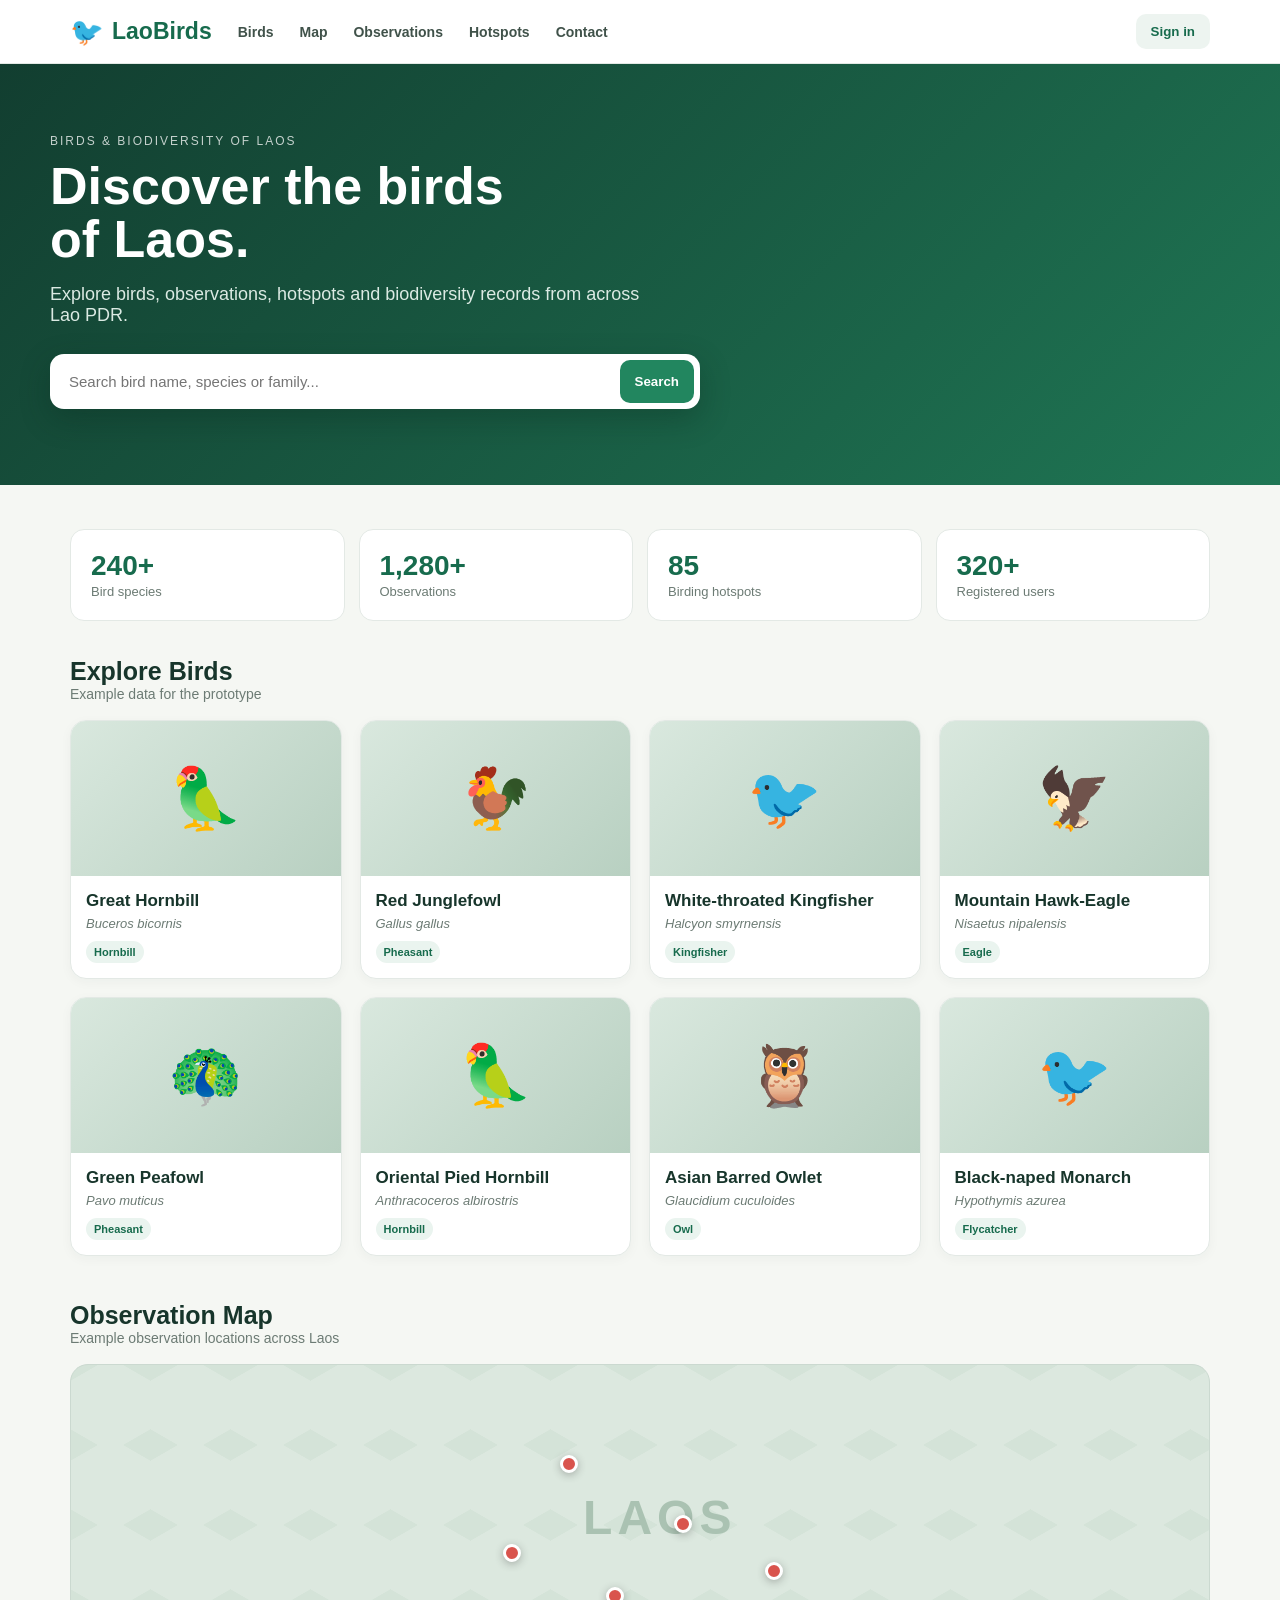
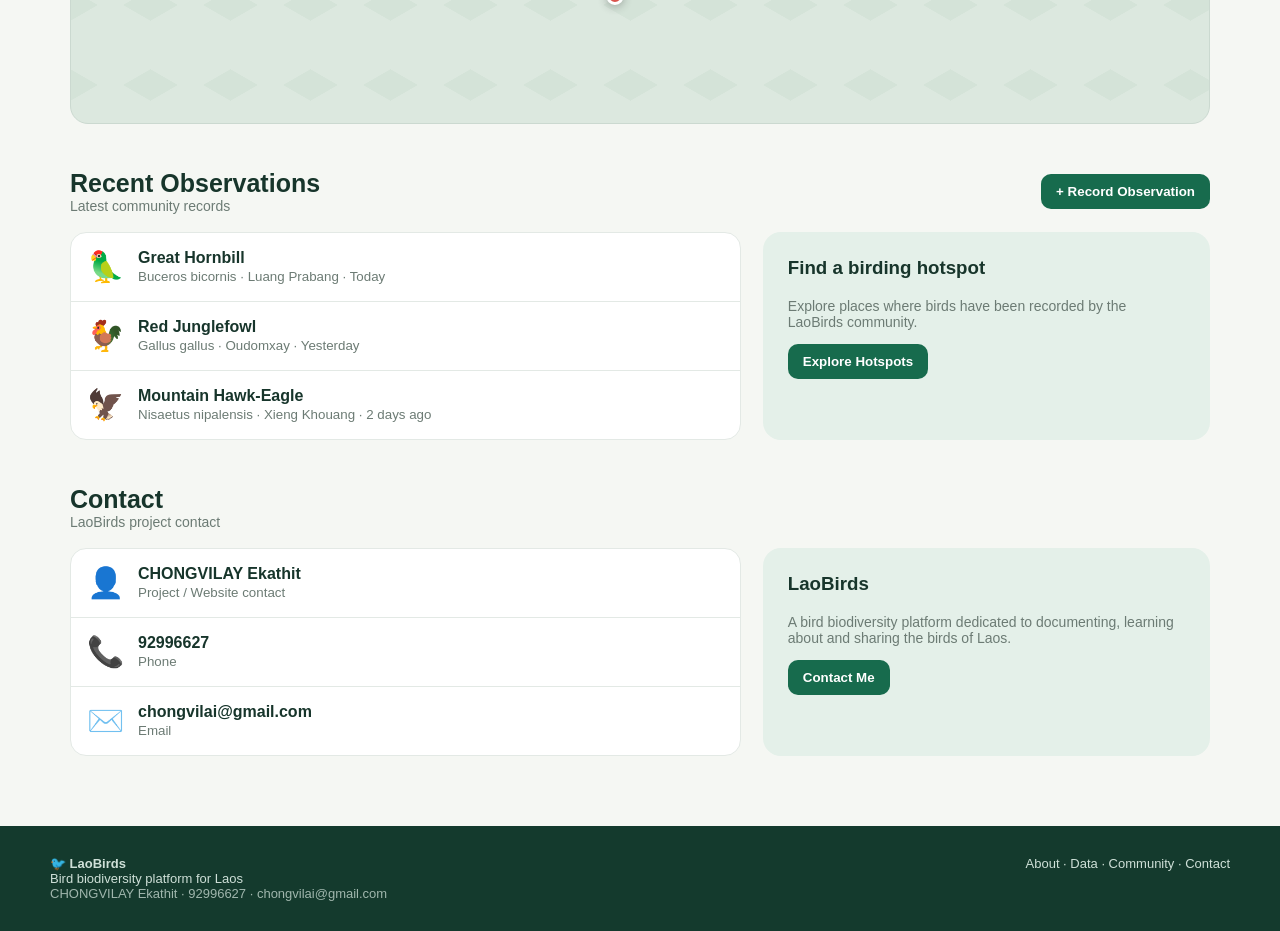
<file: Index.html>
<!DOCTYPE html>
<html lang="en">
<head>
<meta charset="UTF-8">
<meta name="viewport" content="width=device-width, initial-scale=1.0">
<title>LaoBirds — Prototype</title>
<style>
:root{--green:#176b4d;--green2:#22865f;--cream:#f5f7f3;--dark:#17352b;--muted:#6c7b74;--card:#fff;--line:#e3e9e5}
*{box-sizing:border-box} body{margin:0;font-family:Inter,Arial,sans-serif;background:var(--cream);color:var(--dark)}
header{background:#fff;border-bottom:1px solid var(--line);position:sticky;top:0;z-index:10}
.nav{max-width:1180px;margin:auto;padding:14px 20px;display:flex;align-items:center;gap:26px}
.logo{font-size:23px;font-weight:800;color:var(--green);display:flex;align-items:center;gap:8px}
.logo span{font-size:27px}.nav a{color:#40524a;text-decoration:none;font-weight:600;font-size:14px}.nav a:hover{color:var(--green)}
.spacer{flex:1}.btn{border:0;border-radius:10px;padding:10px 15px;font-weight:700;cursor:pointer}.login{background:#edf4f0;color:var(--green)}
.hero{background:linear-gradient(135deg,#123e30,#1f7654);color:#fff;padding:70px 20px 76px}
.hero-inner{max-width:1180px;margin:auto}.eyebrow{text-transform:uppercase;letter-spacing:2px;font-size:12px;opacity:.75}
h1{font-size:52px;line-height:1.02;margin:12px 0}.hero p{font-size:18px;max-width:600px;color:#dbeae3}
.search{display:flex;max-width:650px;background:#fff;border-radius:14px;padding:6px;margin-top:28px;box-shadow:0 10px 30px #08291d55}
.search input{flex:1;border:0;outline:0;padding:13px;font-size:15px}.search button{background:var(--green2);color:white;border-radius:10px}
main{max-width:1180px;margin:auto;padding:34px 20px 70px}.section-head{display:flex;justify-content:space-between;align-items:center;margin:18px 0}.section-head h2{margin:0;font-size:25px}.muted{color:var(--muted);font-size:14px}
.cards{display:grid;grid-template-columns:repeat(4,1fr);gap:18px}.card{background:var(--card);border:1px solid var(--line);border-radius:16px;overflow:hidden;box-shadow:0 3px 12px #183d2b0a}.bird-img{height:155px;background:linear-gradient(135deg,#d9e8de,#b8d0c1);display:flex;align-items:center;justify-content:center;font-size:60px}.card-body{padding:15px}.card h3{margin:0 0 5px;font-size:17px}.latin{font-style:italic;color:var(--muted);font-size:13px}.tag{display:inline-block;background:#eaf4ef;color:var(--green);font-size:11px;font-weight:700;border-radius:20px;padding:5px 8px;margin-top:10px}
.stats{display:grid;grid-template-columns:repeat(4,1fr);gap:14px;margin:10px 0 36px}.stat{background:#fff;border:1px solid var(--line);padding:20px;border-radius:14px}.stat b{display:block;font-size:28px;color:var(--green)}.stat span{font-size:13px;color:var(--muted)}
.map{height:360px;border-radius:18px;background:#dce8df;position:relative;overflow:hidden;border:1px solid #cbd9d0;background-image:linear-gradient(30deg,#d4e3d8 12%,transparent 12.5%,transparent 87%,#d4e3d8 87.5%),linear-gradient(150deg,#d4e3d8 12%,transparent 12.5%,transparent 87%,#d4e3d8 87.5%);background-size:80px 80px}
.map:before{content:"LAOS";position:absolute;left:45%;top:35%;font-size:48px;font-weight:800;color:#aac2b2;letter-spacing:5px}
.pin{position:absolute;width:18px;height:18px;background:#d9544d;border:3px solid #fff;border-radius:50%;box-shadow:0 2px 8px #3335}.p1{left:43%;top:25%}.p2{left:53%;top:42%}.p3{left:47%;top:62%}.p4{left:61%;top:55%}.p5{left:38%;top:50%}
.activity{display:grid;grid-template-columns:1.5fr 1fr;gap:22px}.list{background:#fff;border:1px solid var(--line);border-radius:16px;overflow:hidden}.obs{padding:16px;border-bottom:1px solid var(--line);display:flex;gap:14px}.obs:last-child{border-bottom:0}.obs .icon{font-size:30px}.obs strong{display:block}.obs small{color:var(--muted)}
.cta{background:#e4f0e9;border-radius:18px;padding:25px}.cta h3{margin-top:0}.primary{background:var(--green);color:#fff}
footer{background:#143a2d;color:#cfe0d8;padding:30px 20px}.foot{max-width:1180px;margin:auto;display:flex;justify-content:space-between;font-size:13px}
.modal{display:none;position:fixed;inset:0;background:#0007;z-index:30;align-items:center;justify-content:center;padding:20px}.modal.open{display:flex}.modalbox{background:#fff;border-radius:18px;max-width:520px;width:100%;padding:25px}.close{float:right;border:0;background:none;font-size:24px;cursor:pointer}
@media(max-width:850px){.cards{grid-template-columns:repeat(2,1fr)}.stats{grid-template-columns:repeat(2,1fr)}.activity{grid-template-columns:1fr}.nav a{display:none}h1{font-size:40px}}
@media(max-width:520px){.cards{grid-template-columns:1fr 1fr;gap:10px}.bird-img{height:115px}.hero{padding-top:45px}.foot{display:block}}
</style>
</head>
<body>
<header><nav class="nav">
<div class="logo"><span>🐦</span> LaoBirds</div>
<a href="#birds">Birds</a><a href="#map">Map</a><a href="#observations">Observations</a><a href="#hotspots">Hotspots</a><a href="#contact">Contact</a>
<div class="spacer"></div><button class="btn login" onclick="openModal()">Sign in</button>
</nav></header>

<section class="hero"><div class="hero-inner">
<div class="eyebrow">Birds & Biodiversity of Laos</div>
<h1>Discover the birds<br>of Laos.</h1>
<p>Explore birds, observations, hotspots and biodiversity records from across Lao PDR.</p>
<div class="search"><input id="search" placeholder="Search bird name, species or family..." oninput="filterBirds()"><button class="btn" onclick="document.getElementById('birds').scrollIntoView({behavior:'smooth'})">Search</button></div>
</div></section>

<main>
<div class="stats">
<div class="stat"><b>240+</b><span>Bird species</span></div>
<div class="stat"><b>1,280+</b><span>Observations</span></div>
<div class="stat"><b>85</b><span>Birding hotspots</span></div>
<div class="stat"><b>320+</b><span>Registered users</span></div>
</div>

<section id="birds"><div class="section-head"><div><h2>Explore Birds</h2><div class="muted">Example data for the prototype</div></div></div>
<div class="cards" id="birdCards"></div></section>

<section id="map" style="margin-top:45px"><div class="section-head"><div><h2>Observation Map</h2><div class="muted">Example observation locations across Laos</div></div></div>
<div class="map"><i class="pin p1"></i><i class="pin p2"></i><i class="pin p3"></i><i class="pin p4"></i><i class="pin p5"></i></div></section>

<section id="observations" style="margin-top:45px"><div class="section-head"><div><h2>Recent Observations</h2><div class="muted">Latest community records</div></div><button class="btn primary" onclick="openModal('Record an Observation')">+ Record Observation</button></div>
<div class="activity">
<div class="list">
<div class="obs"><div class="icon">🦜</div><div><strong>Great Hornbill</strong><small>Buceros bicornis · Luang Prabang · Today</small></div></div>
<div class="obs"><div class="icon">🐓</div><div><strong>Red Junglefowl</strong><small>Gallus gallus · Oudomxay · Yesterday</small></div></div>
<div class="obs"><div class="icon">🦅</div><div><strong>Mountain Hawk-Eagle</strong><small>Nisaetus nipalensis · Xieng Khouang · 2 days ago</small></div></div>
</div>
<div class="cta" id="hotspots"><h3>Find a birding hotspot</h3><p class="muted">Explore places where birds have been recorded by the LaoBirds community.</p><button class="btn primary" onclick="alert('Hotspots module — prototype')">Explore Hotspots</button></div>
</div></section>

<section id="contact" style="margin-top:45px">
  <div class="section-head">
    <div>
      <h2>Contact</h2>
      <div class="muted">LaoBirds project contact</div>
    </div>
  </div>
  <div class="activity">
    <div class="list">
      <div class="obs">
        <div class="icon">👤</div>
        <div><strong>CHONGVILAY Ekathit</strong><small>Project / Website contact</small></div>
      </div>
      <div class="obs">
        <div class="icon">📞</div>
        <div><strong>92996627</strong><small>Phone</small></div>
      </div>
      <div class="obs">
        <div class="icon">✉️</div>
        <div><strong>chongvilai@gmail.com</strong><small>Email</small></div>
      </div>
    </div>
    <div class="cta">
      <h3>LaoBirds</h3>
      <p class="muted">A bird biodiversity platform dedicated to documenting, learning about and sharing the birds of Laos.</p>
      <button class="btn primary" onclick="location.href='mailto:chongvilai@gmail.com'">Contact Me</button>
    </div>
  </div>
</section>

</main>

<footer><div class="foot"><div><b>🐦 LaoBirds</b><br>Bird biodiversity platform for Laos<br><span style='opacity:.75'>CHONGVILAY Ekathit · 92996627 · chongvilai@gmail.com</span></div><div>About · Data · Community · Contact</div></div></footer>

<div class="modal" id="modal"><div class="modalbox"><button class="close" onclick="closeModal()">×</button><h2 id="modalTitle">Sign in</h2><p class="muted">This is a prototype. The real account and database system will be connected later.</p><input style="width:100%;padding:12px;border:1px solid #ddd;border-radius:10px;margin:8px 0" placeholder="Email"><input style="width:100%;padding:12px;border:1px solid #ddd;border-radius:10px;margin:8px 0" placeholder="Password" type="password"><button class="btn primary" style="width:100%;margin-top:8px">Continue</button></div></div>

<script>
const birds=[
["Great Hornbill","Buceros bicornis","🦜","Hornbill"],
["Red Junglefowl","Gallus gallus","🐓","Pheasant"],
["White-throated Kingfisher","Halcyon smyrnensis","🐦","Kingfisher"],
["Mountain Hawk-Eagle","Nisaetus nipalensis","🦅","Eagle"],
["Green Peafowl","Pavo muticus","🦚","Pheasant"],
["Oriental Pied Hornbill","Anthracoceros albirostris","🦜","Hornbill"],
["Asian Barred Owlet","Glaucidium cuculoides","🦉","Owl"],
["Black-naped Monarch","Hypothymis azurea","🐦","Flycatcher"]
];
function renderBirds(list=birds){
document.getElementById('birdCards').innerHTML=list.map((b,i)=>`<article class="card" onclick="openModal('${b[0]}')"><div class="bird-img">${b[2]}</div><div class="card-body"><h3>${b[0]}</h3><div class="latin">${b[1]}</div><span class="tag">${b[3]}</span></div></article>`).join('');
}
function filterBirds(){const q=document.getElementById('search').value.toLowerCase();renderBirds(birds.filter(b=>b.join(' ').toLowerCase().includes(q)))}
function openModal(title='Sign in'){document.getElementById('modalTitle').textContent=title;document.getElementById('modal').classList.add('open')}
function closeModal(){document.getElementById('modal').classList.remove('open')}
renderBirds();
</script>
</body>
</html>
</file>
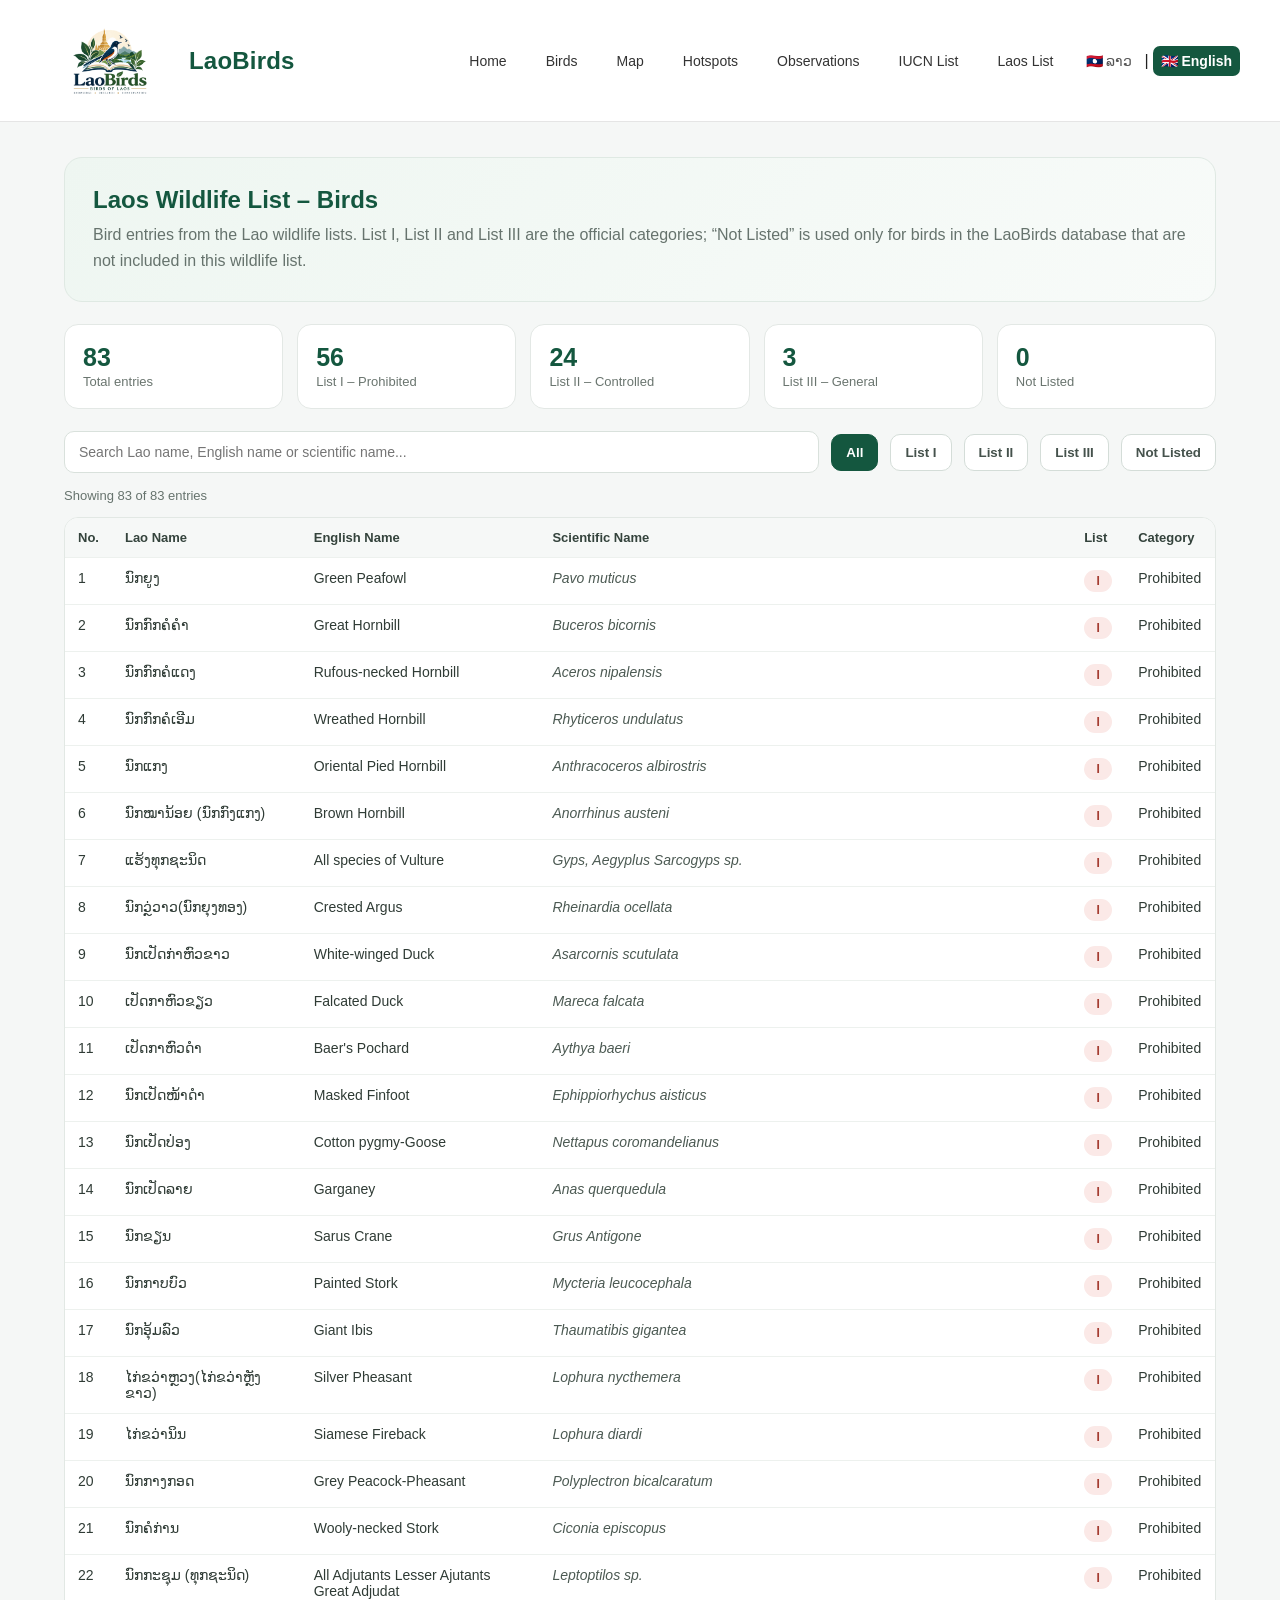
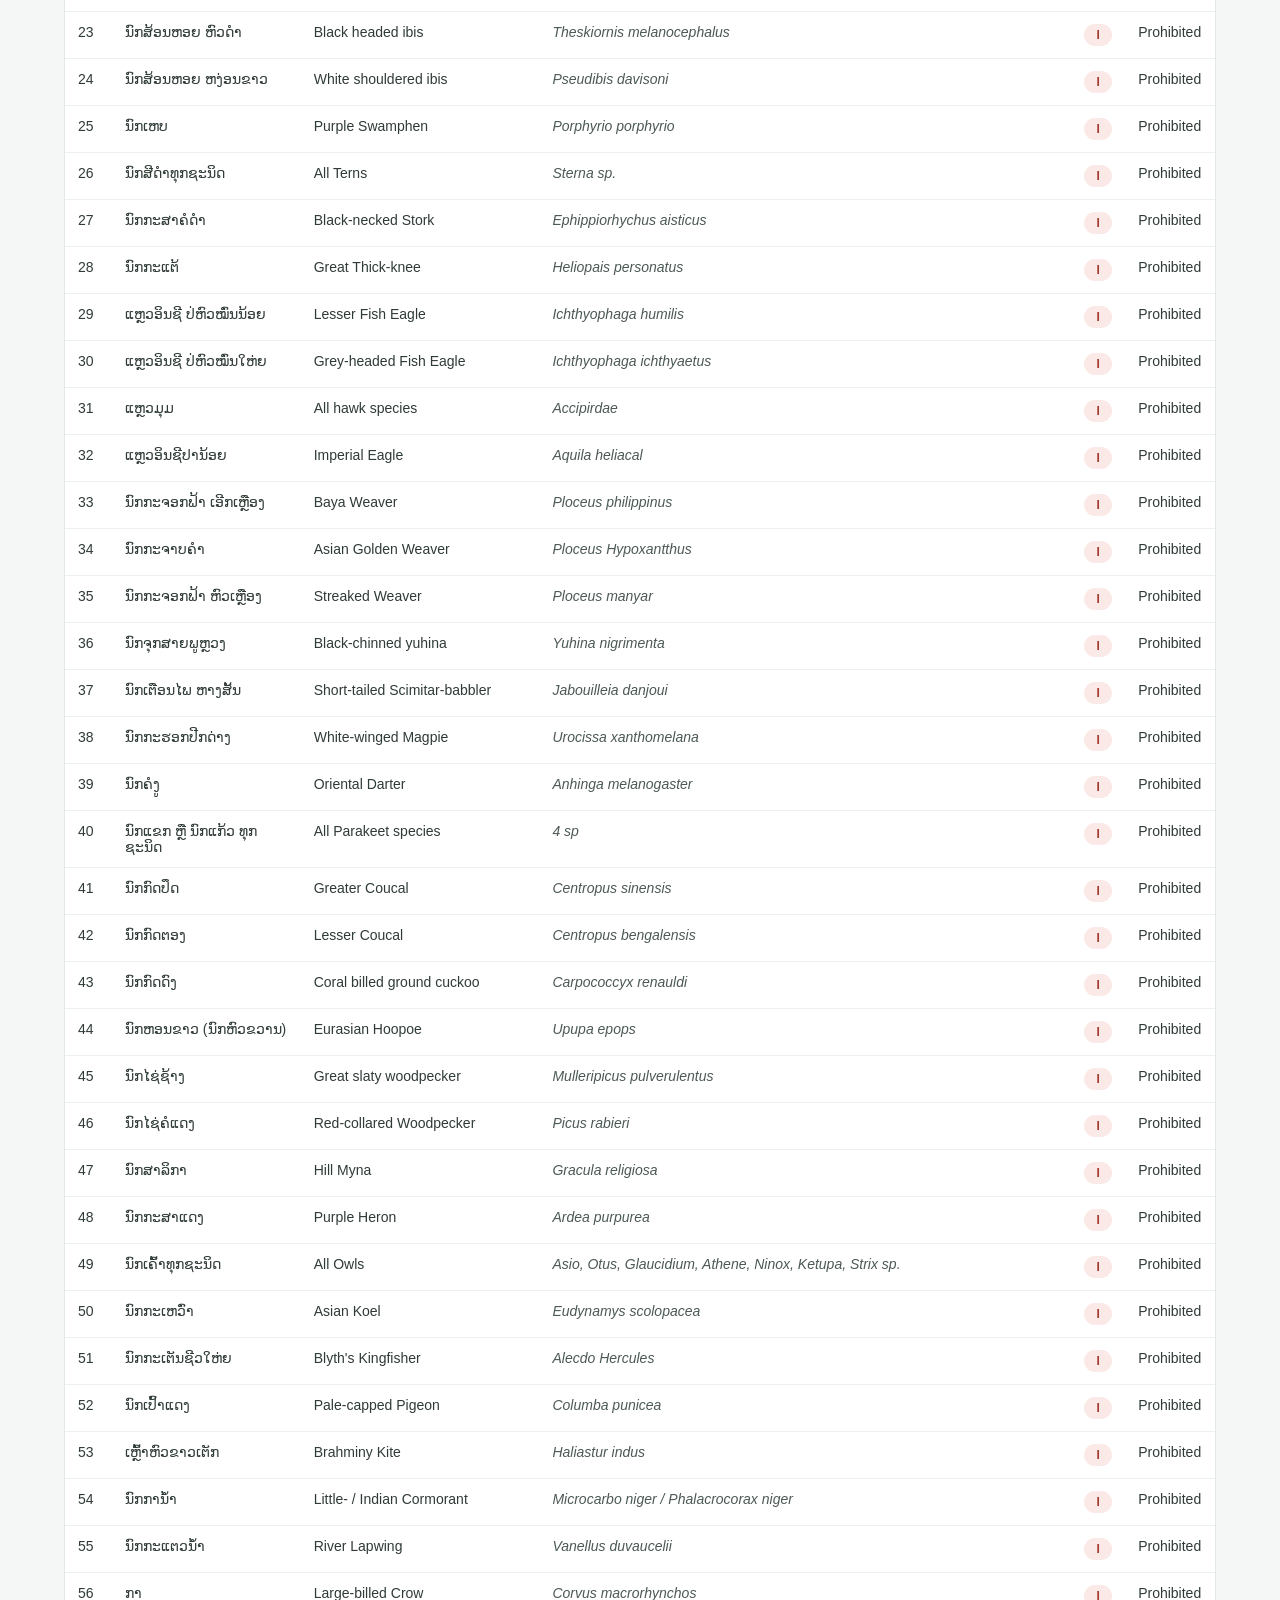
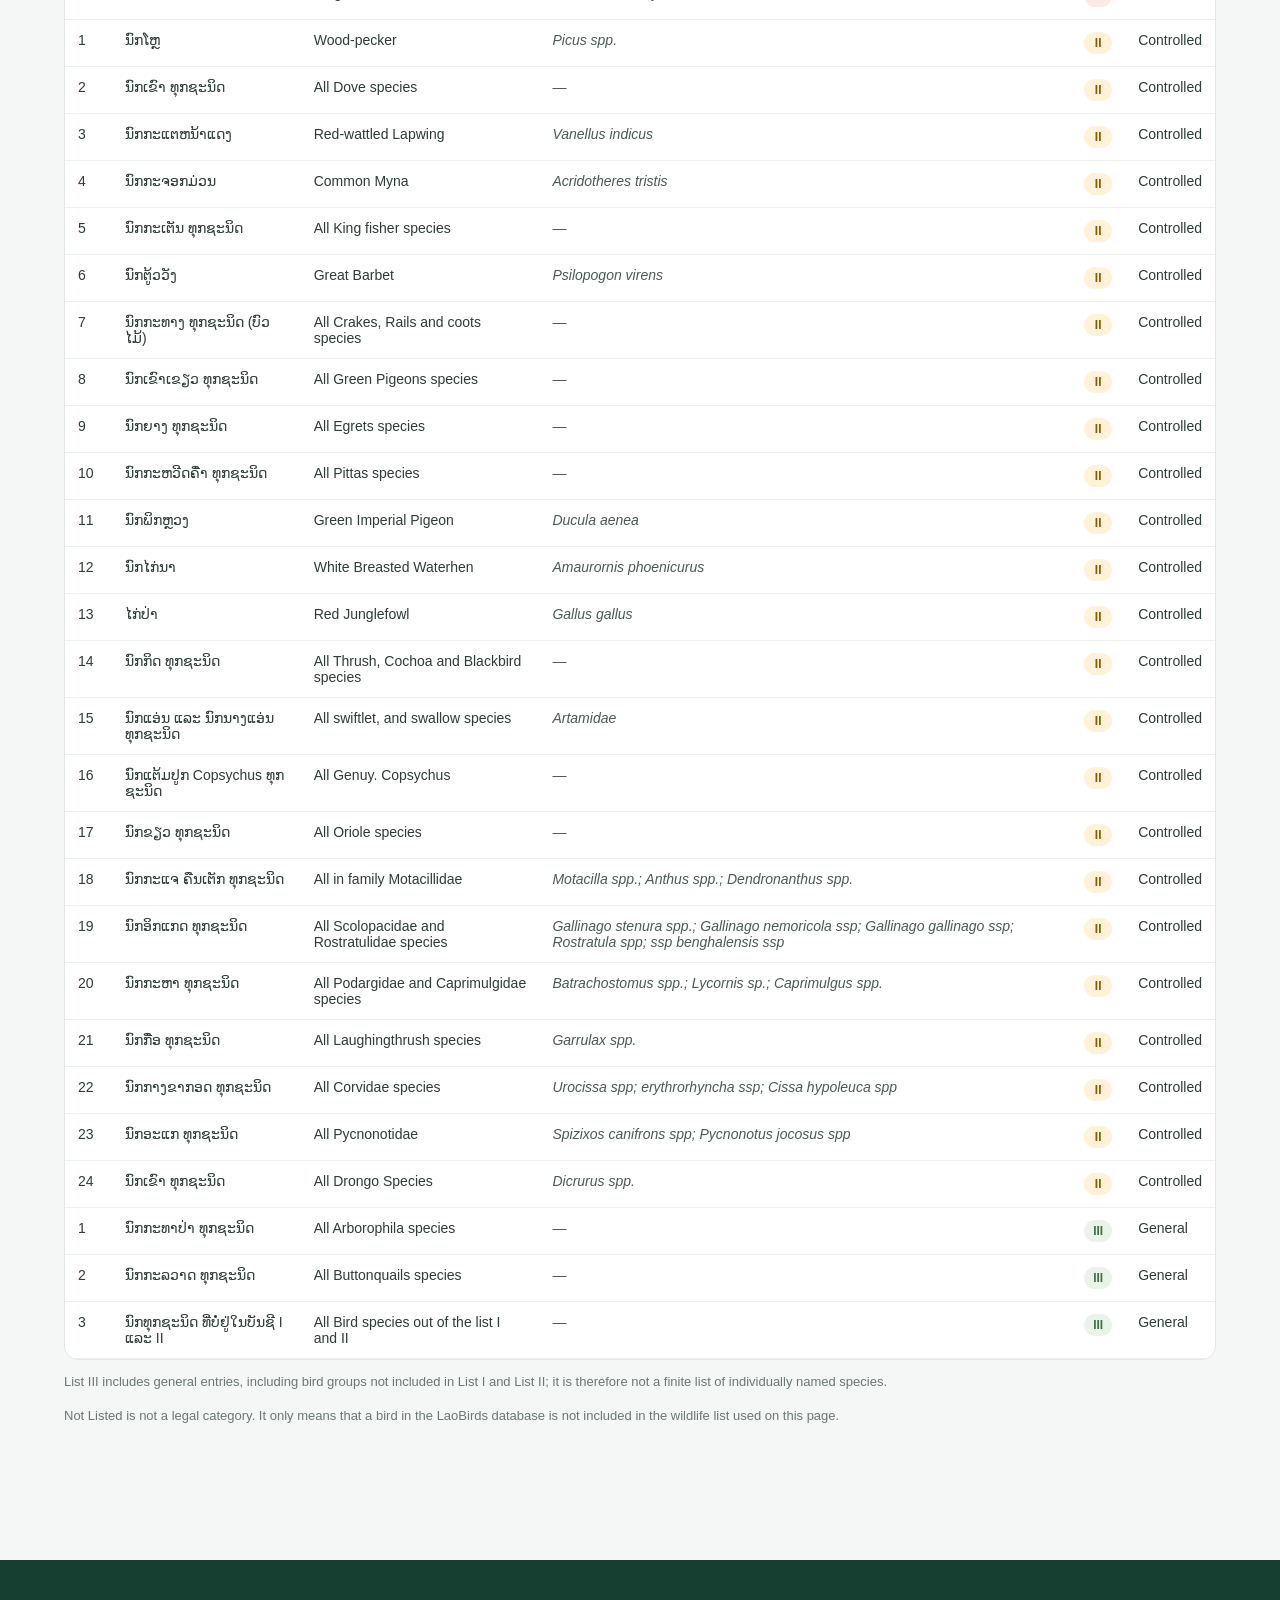
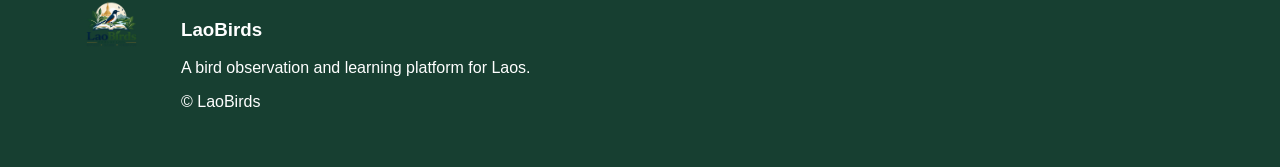
<file: laos-list.html>
<!DOCTYPE html>
<html lang="en">
<head>
    <meta charset="UTF-8">
    <meta name="viewport" content="width=device-width, initial-scale=1.0">
    <title>LaoBirds | Laos Wildlife List – Birds</title>
    <link rel="stylesheet" href="style.css">
    <style>
        .list-page{padding:35px 0 60px}
        .list-hero{background:linear-gradient(135deg,#eef6f1,#f8fbf9);border:1px solid #dfe9e3;border-radius:18px;padding:28px;margin-bottom:22px}
        .list-hero h1{margin:0 0 8px;color:#14573f}
        .list-hero p{margin:0;color:#66736d;line-height:1.6}
        .list-stats{display:grid;grid-template-columns:repeat(5,1fr);gap:14px;margin:22px 0}
        .stat-card{background:#fff;border:1px solid #e3e8e5;border-radius:14px;padding:18px}
        .stat-card strong{display:block;font-size:25px;color:#14573f}
        .stat-card span{font-size:13px;color:#6a756f}
        .tools{display:flex;gap:12px;align-items:center;flex-wrap:wrap;margin-bottom:15px}
        .search-box{flex:1;min-width:240px;padding:12px 14px;border:1px solid #d9e1dc;border-radius:10px;font-size:14px;outline:none}
        .filter-btn{border:1px solid #d4ddd8;background:#fff;color:#45524c;padding:10px 14px;border-radius:10px;cursor:pointer;font-weight:600}
        .filter-btn.active,.filter-btn:hover{background:#14573f;color:#fff;border-color:#14573f}
        .table-wrap{background:#fff;border:1px solid #e2e8e4;border-radius:14px;overflow:auto}
        table{width:100%;border-collapse:collapse;min-width:920px}
        th,td{padding:12px 13px;border-bottom:1px solid #edf1ee;text-align:left;vertical-align:top}
        th{background:#f6f8f7;color:#34433c;font-size:13px;position:sticky;top:0;z-index:1}
        td{font-size:14px;color:#2f3b35}
        tbody tr:hover{background:#fbfdfc}
        .scientific{font-style:italic;color:#4c5a53}
        .badge{display:inline-flex;align-items:center;justify-content:center;min-width:28px;padding:4px 8px;border-radius:999px;font-size:12px;font-weight:700}
        .badge-i{background:#fbe9e7;color:#a53d32}
        .badge-ii{background:#fff2d8;color:#8b5b00}
        .badge-iii{background:#eaf3ea;color:#3d7044}
        .badge-nl{background:#eef0f1;color:#58636a}
        .empty{padding:30px;text-align:center;color:#75817b}
        .note{font-size:13px;color:#6c7771;line-height:1.6;margin-top:12px}
        .count-text{font-size:13px;color:#66736d;margin:4px 0 14px}
        @media(max-width:1000px){
            .list-stats{grid-template-columns:repeat(3,1fr)}
            .list-page{padding-top:20px}
        }
        @media(max-width:800px){
            .list-stats{grid-template-columns:repeat(2,1fr)}
            .list-page{padding-top:20px}
        }
        @media(max-width:520px){
            .list-stats{grid-template-columns:1fr 1fr}
            .list-hero{padding:20px}
        }
    
        header {
            background: #ffffff;
            border-bottom: 1px solid #e5e5e5;
        }

        header .header-content {
            display: flex;
            align-items: center;
            width: 100%;
            min-height: 85px;
        }

        .logo {
            flex-shrink: 0;
        }

        .logo a {
            display: flex;
            align-items: center;
            gap: 9px;
            text-decoration: none;
        }

        .site-logo {
            height: 70px;
            width: auto;
            display: block;
            object-fit: contain;
        }

        .logo-name {
            font-size: 24px;
            font-weight: 700;
            color: #14573f;
            white-space: nowrap;
            letter-spacing: 0.2px;
        }

        header nav {
            display: flex;
            align-items: center;
            gap: 14px;
            margin-left: auto;
            width: auto;
        }

        header nav > a {
            white-space: nowrap;
            text-decoration: none;
            color: #333333;
            font-size: 14px;
            font-weight: 500;
            transition: 0.2s;
        }

        header nav > a:hover {
            color: #14573f;
        }

        .language-switcher {
            display: inline-flex;
            align-items: center;
            gap: 4px;
            margin-left: 10px;
            white-space: nowrap;
            flex-shrink: 0;
        }

        .language-switcher button {
            border: none;
            background: transparent;
            cursor: pointer;
            font-size: 14px;
            padding: 7px 8px;
            border-radius: 7px;
            color: #555555;
            transition: 0.2s;
        }

        .language-switcher button:hover {
            background: #eef4f1;
            color: #14573f;
        }

        .language-switcher button.active {
            background: #14573f;
            color: #ffffff;
            font-weight: bold;
        }

        .footer-container {
            position: relative;
            display: flex;
            align-items: flex-start;
            gap: 22px;
        }

        .footer-logo img {
            width: 95px;
            height: auto;
            display: block;
        }

        @media (max-width: 1100px) {
            header .header-content {
                flex-wrap: wrap;
                padding-top: 10px;
                padding-bottom: 10px;
            }

            header nav {
                flex-wrap: wrap;
                gap: 10px;
                margin-left: 0;
                margin-top: 8px;
            }

            .language-switcher {
                margin-left: 0;
            }

            .site-logo {
                height: 60px;
            }

            .logo-name {
                font-size: 21px;
            }
        }

        @media (max-width: 800px) {
            .footer-container {
                flex-direction: column;
            }
        }

    </style>
</head>
<body>

<header>
    <div class="container header-content">
        <div class="logo">
            <a href="index.html">
                <img src="logo.png" alt="LaoBirds Logo" class="site-logo">
                <span class="logo-name">LaoBirds</span>
            </a>
        </div>

        <nav>
            <a href="index.html" data-en="Home" data-lo="ໜ້າຫຼັກ">Home</a>
            <a href="birds.html" data-en="Birds" data-lo="ນົກ">Birds</a>
            <a href="map.html" data-en="Map" data-lo="ແຜນທີ່">Map</a>
            <a href="hotspots.html" data-en="Hotspots" data-lo="ຈຸດຊົມນົກ">Hotspots</a>
            <a href="observations.html" data-en="Observations" data-lo="ການບັນທຶກ">Observations</a>
            <a href="iucn.html" data-en="IUCN List" data-lo="ບັນຊີ IUCN">IUCN List</a>
            <a href="laos-list.html" data-en="Laos List" data-lo="ບັນຊີນົກໃນລາວ">Laos List</a>
            <div class="language-switcher">
                <button id="laoButton" type="button">🇱🇦 ລາວ</button>
                <span>|</span>
                <button id="englishButton" type="button">🇬🇧 English</button>
            </div>
        </nav>
    </div>
</header>

<main class="list-page">
    <div class="container">
        <section class="list-hero">
            <h1 data-en="Laos Wildlife List – Birds" data-lo="ບັນຊີສັດປ່າລາວ – ນົກ">Laos Wildlife List – Birds</h1>
            <p data-en="Bird entries from the Lao wildlife lists. List I, List II and List III are the official categories; “Not Listed” is used only for birds in the LaoBirds database that are not included in this wildlife list."
               data-lo="ລາຍການນົກຈາກບັນຊີສັດປ່າຂອງລາວ. ບັນຊີ I, II ແລະ III ແມ່ນໝວດໝູ່ທາງການ; “ບໍ່ຢູ່ໃນບັນຊີ” ໃຊ້ສຳລັບນົກໃນຖານຂໍ້ມູນ LaoBirds ທີ່ບໍ່ພົບໃນບັນຊີສັດປ່ານີ້.">
                Bird entries from the Lao wildlife lists. List I, List II and List III are the official categories; “Not Listed” is used only for birds in the LaoBirds database that are not included in this wildlife list.
            </p>
        </section>

        <section class="list-stats">
            <div class="stat-card"><strong id="totalCount">0</strong><span data-en="Total entries" data-lo="ລາຍການທັງໝົດ">Total official entries</span></div>
            <div class="stat-card"><strong id="countI">0</strong><span data-en="List I – Prohibited" data-lo="ບັນຊີ I – ຫ້າມ">List I – Prohibited</span></div>
            <div class="stat-card"><strong id="countII">0</strong><span data-en="List II – Controlled" data-lo="ບັນຊີ II – ຄວບຄຸມ">List II – Controlled</span></div>
            <div class="stat-card"><strong id="countIII">0</strong><span data-en="List III – General" data-lo="ບັນຊີ III – ທົ່ວໄປ">List III – General</span></div>
            <div class="stat-card"><strong id="countNotListed">0</strong><span data-en="Not Listed" data-lo="ບໍ່ຢູ່ໃນບັນຊີ">Not Listed</span></div>
        </section>

        <section>
            <div class="tools">
                <input id="searchInput" class="search-box" type="text"
                       placeholder="Search Lao name, English name or scientific name..."
                       data-placeholder-en="Search Lao name, English name or scientific name..."
                       data-placeholder-lo="ຄົ້ນຫາຊື່ລາວ, ຊື່ອັງກິດ ຫຼື ຊື່ວິທະຍາສາດ...">

                <button class="filter-btn active" data-filter="ALL" data-en="All" data-lo="ທັງໝົດ">All</button>
                <button class="filter-btn" data-filter="I" data-en="List I" data-lo="ບັນຊີ I">List I</button>
                <button class="filter-btn" data-filter="II" data-en="List II" data-lo="ບັນຊີ II">List II</button>
                <button class="filter-btn" data-filter="III" data-en="List III" data-lo="ບັນຊີ III">List III</button>
                <button class="filter-btn" data-filter="NOT_LISTED" data-en="Not Listed" data-lo="ບໍ່ຢູ່ໃນບັນຊີ">Not Listed</button>
            </div>

            <div class="count-text" id="resultCount"></div>

            <div class="table-wrap">
                <table>
                    <thead>
                        <tr>
                            <th data-en="No." data-lo="ລຳດັບ">No.</th>
                            <th data-en="Lao Name" data-lo="ຊື່ລາວ">Lao Name</th>
                            <th data-en="English Name" data-lo="ຊື່ອັງກິດ">English Name</th>
                            <th data-en="Scientific Name" data-lo="ຊື່ວິທະຍາສາດ">Scientific Name</th>
                            <th data-en="List" data-lo="ບັນຊີ">List</th>
                            <th data-en="Category" data-lo="ປະເພດ">Category</th>
                        </tr>
                    </thead>
                    <tbody id="listBody"></tbody>
                </table>
                <div id="emptyState" class="empty" style="display:none"
                     data-en="No matching records."
                     data-lo="ບໍ່ພົບລາຍການທີ່ກົງກັນ.">
                    No matching records.
                </div>
            </div>

            <p class="note"
               data-en="List III includes general entries, including bird groups not included in List I and List II; it is therefore not a finite list of individually named species."
               data-lo="ບັນຊີ III ລວມເຖິງລາຍການທົ່ວໄປ ຮວມທັງນົກທີ່ບໍ່ຢູ່ໃນບັນຊີ I ແລະ II; ດັ່ງນັ້ນ ມັນບໍ່ແມ່ນບັນຊີຊະນິດນົກແບບລະບຸຊື່ທຸກຊະນິດ.">
                List III includes general entries, including bird groups not included in List I and List II; it is therefore not a finite list of individually named species.
            </p>
            <p class="note"
               data-en="Not Listed is not a legal category. It only means that a bird in the LaoBirds database is not included in the wildlife list used on this page."
               data-lo="“ບໍ່ຢູ່ໃນບັນຊີ” ບໍ່ແມ່ນໝວດໝູ່ທາງກົດໝາຍ; ໝາຍເຖິງນົກໃນຖານຂໍ້ມູນ LaoBirds ທີ່ບໍ່ຢູ່ໃນບັນຊີສັດປ່າທີ່ໃຊ້ຢູ່ໜ້ານີ້.">
                Not Listed is not a legal category. It only means that a bird in the LaoBirds database is not included in the wildlife list used on this page.
            </p>
        </section>
    </div>
</main>

<footer>
    <div class="container footer-container">
        <div class="footer-logo">
            <img src="logo.png" alt="LaoBirds Logo">
        </div>
        <div>
            <h3>LaoBirds</h3>
            <p data-en="A bird observation and learning platform for Laos."
               data-lo="ເວັບໄຊສຳລັບຮຽນຮູ້ ແລະ ບັນທຶກການພົບເຫັນນົກໃນປະເທດລາວ.">
               A bird observation and learning platform for Laos.
            </p>
            <p>© LaoBirds</p>
        </div>
    </div>
</footer>

<script>
const laosList = [
  {
    "id": "L001",
    "lao_name": "ນົກຍູງ",
    "english_name": "Green Peafowl",
    "scientific_name": "Pavo muticus",
    "laos_list": "I",
    "category": "Prohibited",
    "official_list_no": 1
  },
  {
    "id": "L002",
    "lao_name": "ນົກກົກຄໍຄຳ",
    "english_name": "Great Hornbill",
    "scientific_name": "Buceros bicornis",
    "laos_list": "I",
    "category": "Prohibited",
    "official_list_no": 2
  },
  {
    "id": "L003",
    "lao_name": "ນົກກົກຄໍແດງ",
    "english_name": "Rufous-necked Hornbill",
    "scientific_name": "Aceros nipalensis",
    "laos_list": "I",
    "category": "Prohibited",
    "official_list_no": 3
  },
  {
    "id": "L004",
    "lao_name": "ນົກກົກຄໍເອີມ",
    "english_name": "Wreathed Hornbill",
    "scientific_name": "Rhyticeros undulatus",
    "laos_list": "I",
    "category": "Prohibited",
    "official_list_no": 4
  },
  {
    "id": "L005",
    "lao_name": "ນົກແກງ",
    "english_name": "Oriental Pied Hornbill",
    "scientific_name": "Anthracoceros albirostris",
    "laos_list": "I",
    "category": "Prohibited",
    "official_list_no": 5
  },
  {
    "id": "L006",
    "lao_name": "ນົກໝານ້ອຍ (ນົກກົງແກງ)",
    "english_name": "Brown Hornbill",
    "scientific_name": "Anorrhinus austeni",
    "laos_list": "I",
    "category": "Prohibited",
    "official_list_no": 6
  },
  {
    "id": "L007",
    "lao_name": "ແຮ້ງທຸກຊະນິດ",
    "english_name": "All species of Vulture",
    "scientific_name": "Gyps, Aegyplus Sarcogyps sp.",
    "laos_list": "I",
    "category": "Prohibited",
    "official_list_no": 7
  },
  {
    "id": "L008",
    "lao_name": "ນົກວຼ່ວາວ(ນົກຍຸງທອງ)",
    "english_name": "Crested Argus",
    "scientific_name": "Rheinardia ocellata",
    "laos_list": "I",
    "category": "Prohibited",
    "official_list_no": 8
  },
  {
    "id": "L009",
    "lao_name": "ນົກເປັດກ່າຫົວຂາວ",
    "english_name": "White-winged Duck",
    "scientific_name": "Asarcornis scutulata",
    "laos_list": "I",
    "category": "Prohibited",
    "official_list_no": 9
  },
  {
    "id": "L010",
    "lao_name": "ເປັດກາຫົວຂຽວ",
    "english_name": "Falcated Duck",
    "scientific_name": "Mareca falcata",
    "laos_list": "I",
    "category": "Prohibited",
    "official_list_no": 10
  },
  {
    "id": "L011",
    "lao_name": "ເປັດກາຫົວດຳ",
    "english_name": "Baer's Pochard",
    "scientific_name": "Aythya baeri",
    "laos_list": "I",
    "category": "Prohibited",
    "official_list_no": 11
  },
  {
    "id": "L012",
    "lao_name": "ນົກເປັດໜ້າດຳ",
    "english_name": "Masked Finfoot",
    "scientific_name": "Ephippiorhychus aisticus",
    "laos_list": "I",
    "category": "Prohibited",
    "official_list_no": 12
  },
  {
    "id": "L013",
    "lao_name": "ນົກເປັດປ່ອງ",
    "english_name": "Cotton pygmy-Goose",
    "scientific_name": "Nettapus coromandelianus",
    "laos_list": "I",
    "category": "Prohibited",
    "official_list_no": 13
  },
  {
    "id": "L014",
    "lao_name": "ນົກເປັດລາຍ",
    "english_name": "Garganey",
    "scientific_name": "Anas querquedula",
    "laos_list": "I",
    "category": "Prohibited",
    "official_list_no": 14
  },
  {
    "id": "L015",
    "lao_name": "ນົກຂຽນ",
    "english_name": "Sarus Crane",
    "scientific_name": "Grus Antigone",
    "laos_list": "I",
    "category": "Prohibited",
    "official_list_no": 15
  },
  {
    "id": "L016",
    "lao_name": "ນົກກາບບົວ",
    "english_name": "Painted Stork",
    "scientific_name": "Mycteria leucocephala",
    "laos_list": "I",
    "category": "Prohibited",
    "official_list_no": 16
  },
  {
    "id": "L017",
    "lao_name": "ນົກອຸ້ມລົວ",
    "english_name": "Giant Ibis",
    "scientific_name": "Thaumatibis gigantea",
    "laos_list": "I",
    "category": "Prohibited",
    "official_list_no": 17
  },
  {
    "id": "L018",
    "lao_name": "ໄກ່ຂວ່າຫຼວງ(ໄກ່ຂວ່າຫຼັງຂາວ)",
    "english_name": "Silver Pheasant",
    "scientific_name": "Lophura nycthemera",
    "laos_list": "I",
    "category": "Prohibited",
    "official_list_no": 18
  },
  {
    "id": "L019",
    "lao_name": "ໄກ່ຂວ່ານິນ",
    "english_name": "Siamese Fireback",
    "scientific_name": "Lophura diardi",
    "laos_list": "I",
    "category": "Prohibited",
    "official_list_no": 19
  },
  {
    "id": "L020",
    "lao_name": "ນົກກາງກອດ",
    "english_name": "Grey Peacock-Pheasant",
    "scientific_name": "Polyplectron bicalcaratum",
    "laos_list": "I",
    "category": "Prohibited",
    "official_list_no": 20
  },
  {
    "id": "L021",
    "lao_name": "ນົກຄໍກ່ານ",
    "english_name": "Wooly-necked Stork",
    "scientific_name": "Ciconia episcopus",
    "laos_list": "I",
    "category": "Prohibited",
    "official_list_no": 21
  },
  {
    "id": "L022",
    "lao_name": "ນົກກະຊຸມ (ທຸກຊະນິດ)",
    "english_name": "All Adjutants Lesser Ajutants Great Adjudat",
    "scientific_name": "Leptoptilos sp.",
    "laos_list": "I",
    "category": "Prohibited",
    "official_list_no": 22
  },
  {
    "id": "L023",
    "lao_name": "ນົກສ້ອນຫອຍ ຫົວດຳ",
    "english_name": "Black headed ibis",
    "scientific_name": "Theskiornis melanocephalus",
    "laos_list": "I",
    "category": "Prohibited",
    "official_list_no": 23
  },
  {
    "id": "L024",
    "lao_name": "ນົກສ້ອນຫອຍ ຫງ່ອນຂາວ",
    "english_name": "White shouldered ibis",
    "scientific_name": "Pseudibis davisoni",
    "laos_list": "I",
    "category": "Prohibited",
    "official_list_no": 24
  },
  {
    "id": "L025",
    "lao_name": "ນົກເຫບ",
    "english_name": "Purple Swamphen",
    "scientific_name": "Porphyrio porphyrio",
    "laos_list": "I",
    "category": "Prohibited",
    "official_list_no": 25
  },
  {
    "id": "L026",
    "lao_name": "ນົກສີດຳທຸກຊະນິດ",
    "english_name": "All Terns",
    "scientific_name": "Sterna sp.",
    "laos_list": "I",
    "category": "Prohibited",
    "official_list_no": 26
  },
  {
    "id": "L027",
    "lao_name": "ນົກກະສາຄໍດຳ",
    "english_name": "Black-necked Stork",
    "scientific_name": "Ephippiorhychus aisticus",
    "laos_list": "I",
    "category": "Prohibited",
    "official_list_no": 27
  },
  {
    "id": "L028",
    "lao_name": "ນົກກະແຕ້",
    "english_name": "Great Thick-knee",
    "scientific_name": "Heliopais personatus",
    "laos_list": "I",
    "category": "Prohibited",
    "official_list_no": 28
  },
  {
    "id": "L029",
    "lao_name": "ແຫຼວອິນຊີ ປ່ຫົວໝົ່ນນ້ອຍ",
    "english_name": "Lesser Fish Eagle",
    "scientific_name": "Ichthyophaga humilis",
    "laos_list": "I",
    "category": "Prohibited",
    "official_list_no": 29
  },
  {
    "id": "L030",
    "lao_name": "ແຫຼວອິນຊີ ປ່ຫົວໝົ່ນໃຫ່ຍ",
    "english_name": "Grey-headed Fish Eagle",
    "scientific_name": "Ichthyophaga ichthyaetus",
    "laos_list": "I",
    "category": "Prohibited",
    "official_list_no": 30
  },
  {
    "id": "L031",
    "lao_name": "ແຫຼວມຸມ",
    "english_name": "All hawk species",
    "scientific_name": "Accipirdae",
    "laos_list": "I",
    "category": "Prohibited",
    "official_list_no": 31
  },
  {
    "id": "L032",
    "lao_name": "ແຫຼວອິນຊີປານ້ອຍ",
    "english_name": "Imperial Eagle",
    "scientific_name": "Aquila heliacal",
    "laos_list": "I",
    "category": "Prohibited",
    "official_list_no": 32
  },
  {
    "id": "L033",
    "lao_name": "ນົກກະຈອກຟ້າ ເອີກເຫຼືອງ",
    "english_name": "Baya Weaver",
    "scientific_name": "Ploceus philippinus",
    "laos_list": "I",
    "category": "Prohibited",
    "official_list_no": 33
  },
  {
    "id": "L034",
    "lao_name": "ນົກກະຈາບຄຳ",
    "english_name": "Asian Golden Weaver",
    "scientific_name": "Ploceus Hypoxantthus",
    "laos_list": "I",
    "category": "Prohibited",
    "official_list_no": 34
  },
  {
    "id": "L035",
    "lao_name": "ນົກກະຈອກຟ້າ ຫົວເຫຼືອງ",
    "english_name": "Streaked Weaver",
    "scientific_name": "Ploceus manyar",
    "laos_list": "I",
    "category": "Prohibited",
    "official_list_no": 35
  },
  {
    "id": "L036",
    "lao_name": "ນົກຈຸກສາຍພູຫຼວງ",
    "english_name": "Black-chinned yuhina",
    "scientific_name": "Yuhina nigrimenta",
    "laos_list": "I",
    "category": "Prohibited",
    "official_list_no": 36
  },
  {
    "id": "L037",
    "lao_name": "ນົກເຕືອນໄພ ຫາງສັ້ນ",
    "english_name": "Short-tailed Scimitar-babbler",
    "scientific_name": "Jabouilleia danjoui",
    "laos_list": "I",
    "category": "Prohibited",
    "official_list_no": 37
  },
  {
    "id": "L038",
    "lao_name": "ນົກກະຮອກປີກດ່າງ",
    "english_name": "White-winged Magpie",
    "scientific_name": "Urocissa xanthomelana",
    "laos_list": "I",
    "category": "Prohibited",
    "official_list_no": 38
  },
  {
    "id": "L039",
    "lao_name": "ນົກຄໍງູ",
    "english_name": "Oriental Darter",
    "scientific_name": "Anhinga melanogaster",
    "laos_list": "I",
    "category": "Prohibited",
    "official_list_no": 39
  },
  {
    "id": "L040",
    "lao_name": "ນົກແຂກ ຫຼື ນົກແກ້ວ ທຸກຊະນິດ",
    "english_name": "All Parakeet species",
    "scientific_name": "4 sp",
    "laos_list": "I",
    "category": "Prohibited",
    "official_list_no": 40
  },
  {
    "id": "L041",
    "lao_name": "ນົກກົດປຶດ",
    "english_name": "Greater Coucal",
    "scientific_name": "Centropus sinensis",
    "laos_list": "I",
    "category": "Prohibited",
    "official_list_no": 41
  },
  {
    "id": "L042",
    "lao_name": "ນົກກົດຕອງ",
    "english_name": "Lesser Coucal",
    "scientific_name": "Centropus bengalensis",
    "laos_list": "I",
    "category": "Prohibited",
    "official_list_no": 42
  },
  {
    "id": "L043",
    "lao_name": "ນົກກົດດົງ",
    "english_name": "Coral billed ground cuckoo",
    "scientific_name": "Carpococcyx renauldi",
    "laos_list": "I",
    "category": "Prohibited",
    "official_list_no": 43
  },
  {
    "id": "L044",
    "lao_name": "ນົກຫອນຂາວ (ນົກຫົວຂວານ)",
    "english_name": "Eurasian Hoopoe",
    "scientific_name": "Upupa epops",
    "laos_list": "I",
    "category": "Prohibited",
    "official_list_no": 44
  },
  {
    "id": "L045",
    "lao_name": "ນົກໄຊ່ຊ້າງ",
    "english_name": "Great slaty woodpecker",
    "scientific_name": "Mulleripicus pulverulentus",
    "laos_list": "I",
    "category": "Prohibited",
    "official_list_no": 45
  },
  {
    "id": "L046",
    "lao_name": "ນົກໄຊ່ຄໍແດງ",
    "english_name": "Red-collared Woodpecker",
    "scientific_name": "Picus rabieri",
    "laos_list": "I",
    "category": "Prohibited",
    "official_list_no": 46
  },
  {
    "id": "L047",
    "lao_name": "ນົກສາລິກາ",
    "english_name": "Hill Myna",
    "scientific_name": "Gracula religiosa",
    "laos_list": "I",
    "category": "Prohibited",
    "official_list_no": 47
  },
  {
    "id": "L048",
    "lao_name": "ນົກກະສາແດງ",
    "english_name": "Purple Heron",
    "scientific_name": "Ardea purpurea",
    "laos_list": "I",
    "category": "Prohibited",
    "official_list_no": 48
  },
  {
    "id": "L049",
    "lao_name": "ນົກເຄົ້າທຸກຊະນິດ",
    "english_name": "All Owls",
    "scientific_name": "Asio, Otus, Glaucidium, Athene, Ninox, Ketupa, Strix sp.",
    "laos_list": "I",
    "category": "Prohibited",
    "official_list_no": 49
  },
  {
    "id": "L050",
    "lao_name": "ນົກກະເຫວົ່າ",
    "english_name": "Asian Koel",
    "scientific_name": "Eudynamys scolopacea",
    "laos_list": "I",
    "category": "Prohibited",
    "official_list_no": 50
  },
  {
    "id": "L051",
    "lao_name": "ນົກກະເຕັນຊີວໃຫ່ຍ",
    "english_name": "Blyth's Kingfisher",
    "scientific_name": "Alecdo Hercules",
    "laos_list": "I",
    "category": "Prohibited",
    "official_list_no": 51
  },
  {
    "id": "L052",
    "lao_name": "ນົກເປົ້າແດງ",
    "english_name": "Pale-capped Pigeon",
    "scientific_name": "Columba punicea",
    "laos_list": "I",
    "category": "Prohibited",
    "official_list_no": 52
  },
  {
    "id": "L053",
    "lao_name": "ເຫຼົ້າຫົວຂາວເຕັກ",
    "english_name": "Brahminy Kite",
    "scientific_name": "Haliastur indus",
    "laos_list": "I",
    "category": "Prohibited",
    "official_list_no": 53
  },
  {
    "id": "L054",
    "lao_name": "ນົກການ້ຳ",
    "english_name": "Little- / Indian Cormorant",
    "scientific_name": "Microcarbo niger / Phalacrocorax niger",
    "laos_list": "I",
    "category": "Prohibited",
    "official_list_no": 54
  },
  {
    "id": "L055",
    "lao_name": "ນົກກະແຕວນ້ຳ",
    "english_name": "River Lapwing",
    "scientific_name": "Vanellus duvaucelii",
    "laos_list": "I",
    "category": "Prohibited",
    "official_list_no": 55
  },
  {
    "id": "L056",
    "lao_name": "ກາ",
    "english_name": "Large-billed Crow",
    "scientific_name": "Corvus macrorhynchos",
    "laos_list": "I",
    "category": "Prohibited",
    "official_list_no": 56
  },
  {
    "id": "L057",
    "lao_name": "ນົກໂຫຼ",
    "english_name": "Wood-pecker",
    "scientific_name": "Picus spp.",
    "laos_list": "II",
    "category": "Controlled",
    "official_list_no": 1
  },
  {
    "id": "L058",
    "lao_name": "ນົກເຂົາ ທຸກຊະນິດ",
    "english_name": "All Dove species",
    "scientific_name": null,
    "laos_list": "II",
    "category": "Controlled",
    "official_list_no": 2
  },
  {
    "id": "L059",
    "lao_name": "ນົກກະແຕຫນ້າແດງ",
    "english_name": "Red-wattled Lapwing",
    "scientific_name": "Vanellus indicus",
    "laos_list": "II",
    "category": "Controlled",
    "official_list_no": 3
  },
  {
    "id": "L060",
    "lao_name": "ນົກກະຈອກມ່ວນ",
    "english_name": "Common Myna",
    "scientific_name": "Acridotheres tristis",
    "laos_list": "II",
    "category": "Controlled",
    "official_list_no": 4
  },
  {
    "id": "L061",
    "lao_name": "ນົກກະເຕັນ ທຸກຊະນິດ",
    "english_name": "All King fisher species",
    "scientific_name": null,
    "laos_list": "II",
    "category": "Controlled",
    "official_list_no": 5
  },
  {
    "id": "L062",
    "lao_name": "ນົກຕູ້ວວັງ",
    "english_name": "Great Barbet",
    "scientific_name": "Psilopogon virens",
    "laos_list": "II",
    "category": "Controlled",
    "official_list_no": 6
  },
  {
    "id": "L063",
    "lao_name": "ນົກກະທາງ ທຸກຊະນິດ (ບົວໄມ້)",
    "english_name": "All Crakes, Rails and coots species",
    "scientific_name": null,
    "laos_list": "II",
    "category": "Controlled",
    "official_list_no": 7
  },
  {
    "id": "L064",
    "lao_name": "ນົກເຂົາເຂຽວ ທຸກຊະນິດ",
    "english_name": "All Green Pigeons species",
    "scientific_name": null,
    "laos_list": "II",
    "category": "Controlled",
    "official_list_no": 8
  },
  {
    "id": "L065",
    "lao_name": "ນົກຍາງ ທຸກຊະນິດ",
    "english_name": "All Egrets species",
    "scientific_name": null,
    "laos_list": "II",
    "category": "Controlled",
    "official_list_no": 9
  },
  {
    "id": "L066",
    "lao_name": "ນົກກະຫວີດຄື່າ ທຸກຊະນິດ",
    "english_name": "All Pittas species",
    "scientific_name": null,
    "laos_list": "II",
    "category": "Controlled",
    "official_list_no": 10
  },
  {
    "id": "L067",
    "lao_name": "ນົກພິກຫຼວງ",
    "english_name": "Green Imperial Pigeon",
    "scientific_name": "Ducula aenea",
    "laos_list": "II",
    "category": "Controlled",
    "official_list_no": 11
  },
  {
    "id": "L068",
    "lao_name": "ນົກໄກ່ນາ",
    "english_name": "White Breasted Waterhen",
    "scientific_name": "Amaurornis phoenicurus",
    "laos_list": "II",
    "category": "Controlled",
    "official_list_no": 12
  },
  {
    "id": "L069",
    "lao_name": "ໄກ່ປ່າ",
    "english_name": "Red Junglefowl",
    "scientific_name": "Gallus gallus",
    "laos_list": "II",
    "category": "Controlled",
    "official_list_no": 13
  },
  {
    "id": "L070",
    "lao_name": "ນົກກິດ ທຸກຊະນິດ",
    "english_name": "All Thrush, Cochoa and Blackbird species",
    "scientific_name": null,
    "laos_list": "II",
    "category": "Controlled",
    "official_list_no": 14
  },
  {
    "id": "L071",
    "lao_name": "ນົກແອ່ນ ແລະ ນົກນາງແອ່ນ ທຸກຊະນິດ",
    "english_name": "All swiftlet, and swallow species",
    "scientific_name": "Artamidae",
    "laos_list": "II",
    "category": "Controlled",
    "official_list_no": 15
  },
  {
    "id": "L072",
    "lao_name": "ນົກແຕ້ມປູກ Copsychus ທຸກຊະນິດ",
    "english_name": "All Genuy. Copsychus",
    "scientific_name": null,
    "laos_list": "II",
    "category": "Controlled",
    "official_list_no": 16
  },
  {
    "id": "L073",
    "lao_name": "ນົກຂຽວ ທຸກຊະນິດ",
    "english_name": "All Oriole species",
    "scientific_name": null,
    "laos_list": "II",
    "category": "Controlled",
    "official_list_no": 17
  },
  {
    "id": "L074",
    "lao_name": "ນົກກະແຈ ຄືນເຕັກ ທຸກຊະນິດ",
    "english_name": "All in family Motacillidae",
    "scientific_name": "Motacilla spp.; Anthus spp.; Dendronanthus spp.",
    "laos_list": "II",
    "category": "Controlled",
    "official_list_no": 18
  },
  {
    "id": "L075",
    "lao_name": "ນົກອິກແກດ ທຸກຊະນິດ",
    "english_name": "All Scolopacidae and Rostratulidae species",
    "scientific_name": "Gallinago stenura spp.; Gallinago nemoricola ssp; Gallinago gallinago ssp; Rostratula spp; ssp benghalensis ssp",
    "laos_list": "II",
    "category": "Controlled",
    "official_list_no": 19
  },
  {
    "id": "L076",
    "lao_name": "ນົກກະຫາ ທຸກຊະນິດ",
    "english_name": "All Podargidae and Caprimulgidae species",
    "scientific_name": "Batrachostomus spp.; Lycornis sp.; Caprimulgus spp.",
    "laos_list": "II",
    "category": "Controlled",
    "official_list_no": 20
  },
  {
    "id": "L077",
    "lao_name": "ນົກກື່ອ ທຸກຊະນິດ",
    "english_name": "All Laughingthrush species",
    "scientific_name": "Garrulax spp.",
    "laos_list": "II",
    "category": "Controlled",
    "official_list_no": 21
  },
  {
    "id": "L078",
    "lao_name": "ນົກກາງຂາກອດ ທຸກຊະນິດ",
    "english_name": "All Corvidae species",
    "scientific_name": "Urocissa spp; erythrorhyncha ssp; Cissa hypoleuca spp",
    "laos_list": "II",
    "category": "Controlled",
    "official_list_no": 22
  },
  {
    "id": "L079",
    "lao_name": "ນົກອະແກ ທຸກຊະນິດ",
    "english_name": "All Pycnonotidae",
    "scientific_name": "Spizixos canifrons spp; Pycnonotus jocosus spp",
    "laos_list": "II",
    "category": "Controlled",
    "official_list_no": 23
  },
  {
    "id": "L080",
    "lao_name": "ນົກເຂົາ ທຸກຊະນິດ",
    "english_name": "All Drongo Species",
    "scientific_name": "Dicrurus spp.",
    "laos_list": "II",
    "category": "Controlled",
    "official_list_no": 24
  },
  {
    "id": "L081",
    "lao_name": "ນົກກະທາປ່າ ທຸກຊະນິດ",
    "english_name": "All Arborophila species",
    "scientific_name": null,
    "laos_list": "III",
    "category": "General",
    "official_list_no": 1
  },
  {
    "id": "L082",
    "lao_name": "ນົກກະລວາດ ທຸກຊະນິດ",
    "english_name": "All Buttonquails species",
    "scientific_name": null,
    "laos_list": "III",
    "category": "General",
    "official_list_no": 2
  },
  {
    "id": "L083",
    "lao_name": "ນົກທຸກຊະນິດ ທີ່ບໍ່ຢູ່ໃນບັນຊີ I ແລະ II",
    "english_name": "All Bird species out of the list I and II",
    "scientific_name": null,
    "laos_list": "III",
    "category": "General",
    "official_list_no": 3
  }
];

</script>
<script>
let currentLanguage = localStorage.getItem("laobirds-language") || "en";
let currentFilter = "ALL";

const listBody = document.getElementById("listBody");
const emptyState = document.getElementById("emptyState");
const searchInput = document.getElementById("searchInput");

const categoryText = {
    en: { I: "Prohibited", II: "Controlled", III: "General", NOT_LISTED: "Not Listed" },
    lo: { I: "ຫ້າມ", II: "ຄວບຄຸມ", III: "ທົ່ວໄປ", NOT_LISTED: "ບໍ່ຢູ່ໃນບັນຊີ" }
};

function applyLanguage() {
    document.documentElement.lang = currentLanguage === "lo" ? "lo" : "en";

    document.querySelectorAll("[data-en][data-lo]").forEach(el => {
        el.textContent = currentLanguage === "lo" ? el.dataset.lo : el.dataset.en;
    });

    document.querySelectorAll("[data-placeholder-en][data-placeholder-lo]").forEach(el => {
        el.placeholder = currentLanguage === "lo"
            ? el.dataset.placeholderLo
            : el.dataset.placeholderEn;
    });

    document.getElementById("laoButton").classList.toggle("active", currentLanguage === "lo");
    document.getElementById("englishButton").classList.toggle("active", currentLanguage === "en");

    renderList();
}

function renderList() {
    const term = searchInput.value.trim().toLowerCase();

    const filtered = laosList.filter(item => {
        const itemStatus = item.laos_list || "NOT_LISTED";
        const matchesFilter = currentFilter === "ALL" || itemStatus === currentFilter;
        const haystack = [
            item.lao_name || "",
            item.english_name || "",
            item.scientific_name || ""
        ].join(" ").toLowerCase();

        return matchesFilter && haystack.includes(term);
    });

    listBody.innerHTML = "";

    filtered.forEach((item, index) => {
        const tr = document.createElement("tr");

        const itemStatus = item.laos_list || "NOT_LISTED";
        const badgeClass =
            itemStatus === "I" ? "badge-i" :
            itemStatus === "II" ? "badge-ii" :
            itemStatus === "III" ? "badge-iii" : "badge-nl";
        tr.innerHTML = `
            <td>${item.official_list_no ?? index + 1}</td>
            <td>${escapeHtml(item.lao_name || "")}</td>
            <td>${escapeHtml(item.english_name || "")}</td>
            <td class="scientific">${escapeHtml(item.scientific_name || "—")}</td>
            <td><span class="badge ${badgeClass}">${escapeHtml(itemStatus)}</span></td>
            <td>${escapeHtml(categoryText[currentLanguage][itemStatus] || item.category || "")}</td>
        `;

        listBody.appendChild(tr);
    });

    emptyState.style.display = filtered.length ? "none" : "block";

    const resultText = currentLanguage === "lo"
        ? `ສະແດງ ${filtered.length} ຈາກ ${laosList.length} ລາຍການ`
        : `Showing ${filtered.length} of ${laosList.length} entries`;

    document.getElementById("resultCount").textContent = resultText;
}

function updateStats() {
    document.getElementById("totalCount").textContent = laosList.length;
    document.getElementById("countI").textContent = laosList.filter(x => x.laos_list === "I").length;
    document.getElementById("countII").textContent = laosList.filter(x => x.laos_list === "II").length;
    document.getElementById("countIII").textContent = laosList.filter(x => x.laos_list === "III").length;
    document.getElementById("countNotListed").textContent = laosList.filter(x => !["I", "II", "III"].includes(x.laos_list)).length;
}

function escapeHtml(value) {
    return String(value)
        .replaceAll("&", "&amp;")
        .replaceAll("<", "&lt;")
        .replaceAll(">", "&gt;")
        .replaceAll('"', "&quot;")
        .replaceAll("'", "&#039;");
}

document.querySelectorAll(".filter-btn").forEach(button => {
    button.addEventListener("click", () => {
        document.querySelectorAll(".filter-btn").forEach(b => b.classList.remove("active"));
        button.classList.add("active");
        currentFilter = button.dataset.filter;
        renderList();
    });
});

searchInput.addEventListener("input", renderList);

document.getElementById("laoButton").addEventListener("click", () => {
    currentLanguage = "lo";
    localStorage.setItem("laobirds-language", "lo");
    applyLanguage();
});

document.getElementById("englishButton").addEventListener("click", () => {
    currentLanguage = "en";
    localStorage.setItem("laobirds-language", "en");
    applyLanguage();
});

updateStats();
applyLanguage();
</script>
</body>
</html>
</file>
<file: style.css>
* {
    box-sizing: border-box;
}

body {
    margin: 0;
    font-family: Arial, Helvetica, sans-serif;
    background: #f5f7f6;
    color: #222;
}

.container {
    width: 90%;
    max-width: 1200px;
    margin: auto;
}


/* HEADER */

header {
    background: white;
    border-bottom: 1px solid #ddd;
    padding: 18px 0;
}

.header-content {
    display: flex;
    justify-content: space-between;
    align-items: center;
}

.logo a {
    font-size: 25px;
    font-weight: bold;
    text-decoration: none;
    color: #92e6c7;
}

nav a {
    margin-left: 25px;
    text-decoration: none;
    color: #333;
}


/* SPECIES HEADER */

.species-header {
    margin-top: 40px;
    display: grid;
    grid-template-columns: 1.2fr 1fr;
    gap: 40px;
    align-items: center;
}

.species-image img {
    width: 100%;
    height: 450px;
    object-fit: cover;
    border-radius: 15px;
}

.species-info h1 {
    font-size: 42px;
    margin: 10px 0;
}

.species-info h2 {
    font-size: 22px;
    font-weight: normal;
    font-style: italic;
    color: #666;
}

.species-info p {
    font-size: 20px;
}

.label {
    font-size: 13px !important;
    letter-spacing: 2px;
    color: #1d5c45;
    font-weight: bold;
}


/* BASIC INFO */

.basic-info {
    margin-top: 30px;
    display: grid;
    grid-template-columns: repeat(3, 1fr);
    gap: 15px;
}

.basic-info div {
    background: white;
    padding: 15px;
    border-radius: 10px;
}

.basic-info strong,
.basic-info span {
    display: block;
}

.basic-info strong {
    font-size: 13px;
    color: #777;
    margin-bottom: 5px;
}


/* CONTENT */

.content-section {
    background: white;
    margin-top: 35px;
    padding: 30px;
    border-radius: 15px;
}

.content-section h2 {
    color: #1d5c45;
    margin-top: 0;
}


/* IDENTIFICATION IMAGE */

.identification-image {
    margin-top: 25px;
}

.identification-image img {
    width: 100%;
    max-height: 600px;
    object-fit: cover;
    border-radius: 12px;
}


/* FEATURES */

.feature-grid {
    margin-top: 25px;

    display: grid;

    grid-template-columns: repeat(3, 1fr);

    gap: 20px;
}

.feature-card {
    background: #f5f7f6;
    padding: 20px;
    border-radius: 12px;
}

.feature-card h3 {
    margin-top: 0;
    color: #1d5c45;
}


/* KEY FEATURES */

#keyFeatures li {
    margin-bottom: 10px;
}


/* SIMILAR SPECIES */

.similar-grid {
    display: grid;

    grid-template-columns: repeat(3, 1fr);

    gap: 20px;

    margin-top: 20px;
}

.similar-card {
    background: #f5f7f6;
    padding: 20px;
    border-radius: 12px;
}


/* MAP */

.map-placeholder {
    height: 350px;

    background: #e8eeeb;

    border-radius: 12px;

    display: flex;

    justify-content: center;

    align-items: center;

    color: #666;
}


/* OBSERVATION */

.observation-placeholder {
    background: #f5f7f6;

    padding: 30px;

    border-radius: 12px;
}


/* FOOTER */

footer {
    margin-top: 60px;

    background: #173f31;

    color: white;

    padding: 40px 0;
}


/* MOBILE */

@media (max-width: 800px) {

    .header-content {
        flex-direction: column;

        gap: 15px;
    }

    nav a {
        margin: 5px;
    }

    .species-header {
        grid-template-columns: 1fr;
    }

    .species-image img {
        height: 300px;
    }

    .species-info h1 {
        font-size: 32px;
    }

    .basic-info {
        grid-template-columns: 1fr;
    }

    .feature-grid {
        grid-template-columns: 1fr;
    }

    .similar-grid {
        grid-template-columns: 1fr;
    }
}/* =========================================
   LAOBIRDS LOGO
========================================= */

.site-logo {

    height: 70px;

    width: auto;

    display: block;

    object-fit: contain;

}


.logo a {

    display: flex;

    align-items: center;

    text-decoration: none;

}
/* Lao font */
html[lang="lo"] body,
html[lang="lo"] body button,
html[lang="lo"] body input,
html[lang="lo"] body select,
html[lang="lo"] body textarea,
html[lang="lo"] body a {
    font-family: "Phetsarath OT", sans-serif !important;
}
/* Mobile */

@media (max-width: 800px) {

    .site-logo {

        height: 55px;

    }

}
</file>
